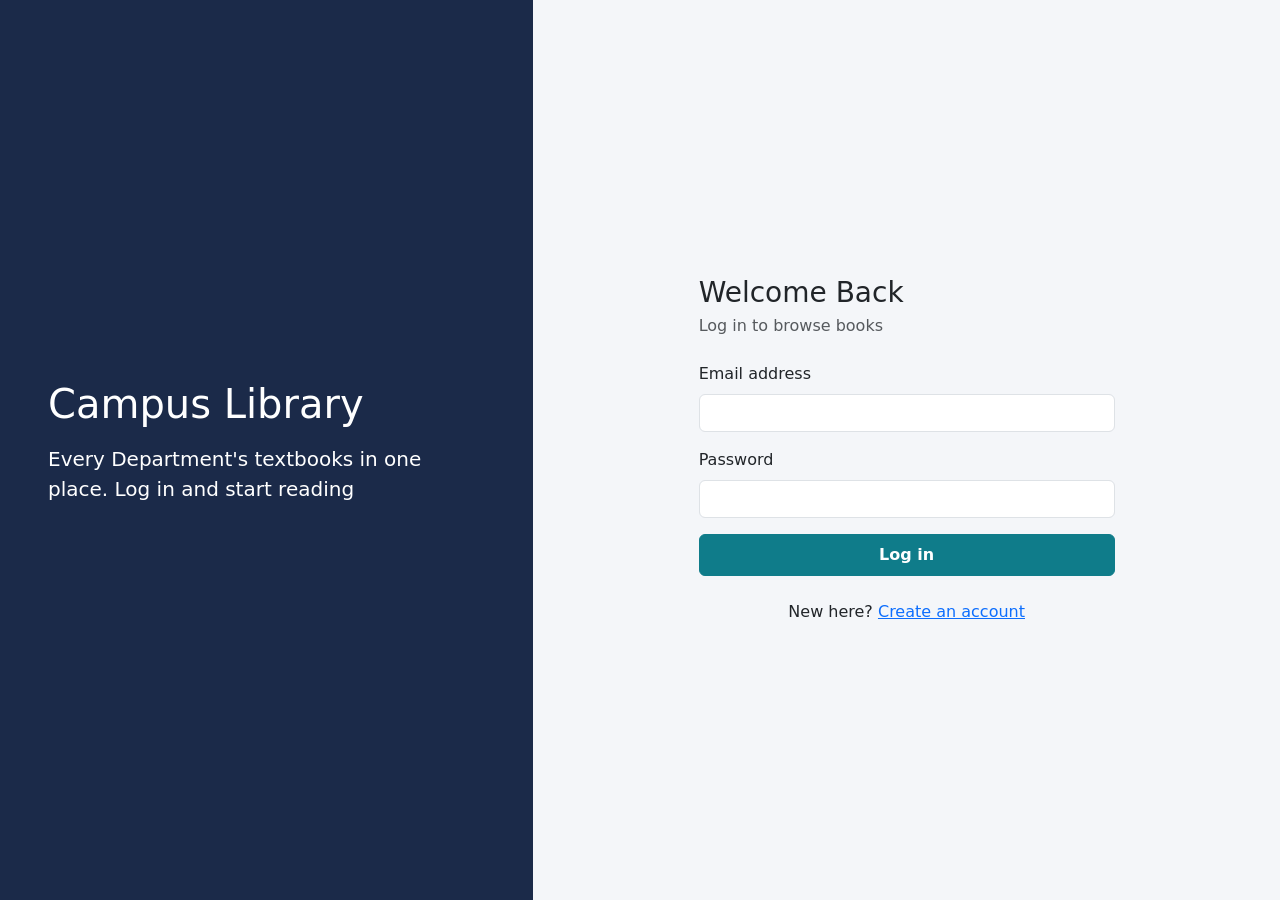
<file: index.html>
<!DOCTYPE html>
<html lang="en">

<head>
    <meta charset="UTF-8">
    <meta name="viewport" content="width=device-width, initial-scale=1.0">
    <link href="https://cdn.jsdelivr.net/npm/bootstrap@5.3.8/dist/css/bootstrap.min.css" rel="stylesheet"
        integrity="sha384-sRIl4kxILFvY47J16cr9ZwB07vP4J8+LH7qKQnuqkuIAvNWLzeN8tE5YBujZqJLB" crossorigin="anonymous">
    <link rel="stylesheet" href="css/style.css">
    <title>Login</title>
</head>

<body>

    <main class="container-fluid">
        <div class="row min-vh-100">

            <!--Left panel - Campus Library Welcome Banner-->
            <section class="col-lg-5 d-none d-lg-flex flex-column justify-content-center p-5 auth-left">
                <h1 class="display-6 mb-3">Campus Library</h1>
                <p class="fs-5">Every Department's textbooks in one place. Log in and start reading</p>
            </section>

            <!--Right panel - Login Form-->
            <section class="col-lg-7 d-flex align-items-center justify-content-center p-4">
                <div class="auth-card w-100">
                    <h3 class="mb-1">Welcome Back</h3>
                    <p class="text-muted mb-4">Log in to browse books</p>
                    
                    <div id="formAlert" class="alert d-none" role="alert"></div>
                    
                    <form action="" id="loginForm" novalidate>
                        <div class="mb-3">
                            <label for="email" class="form-label">Email address</label>
                            <input type="email" class="form-control" id="email" autocomplete="email" data-validate>
                            <div class="invalid-feedback"></div>
                        </div>

                        <div class="mb-3">
                            <label for="loginPassword" class="form-label">Password</label>
                            <input type="password" class="form-control" id="loginPassword"
                                autocomplete="current-password" data-validate>
                            <div class="invalid-feedback"></div>
                        </div>

                        <button class="btn btn-lms w-100 py-2" type="submit">Log in</button>
                    </form>

                    <p class="text-center mt-4 mb-0">New here? <a href="register.html">Create an account</a></p>
                </div>
            </section>
        </div>
    </main>

    <script src="js/script.js"></script>
    <script src="https://cdn.jsdelivr.net/npm/bootstrap@5.3.8/dist/js/bootstrap.bundle.min.js"
        integrity="sha384-FKyoEForCGlyvwx9Hj09JcYn3nv7wiPVlz7YYwJrWVcXK/BmnVDxM+D2scQbITxI"
        crossorigin="anonymous"></script>
</body>

</html>
</file>
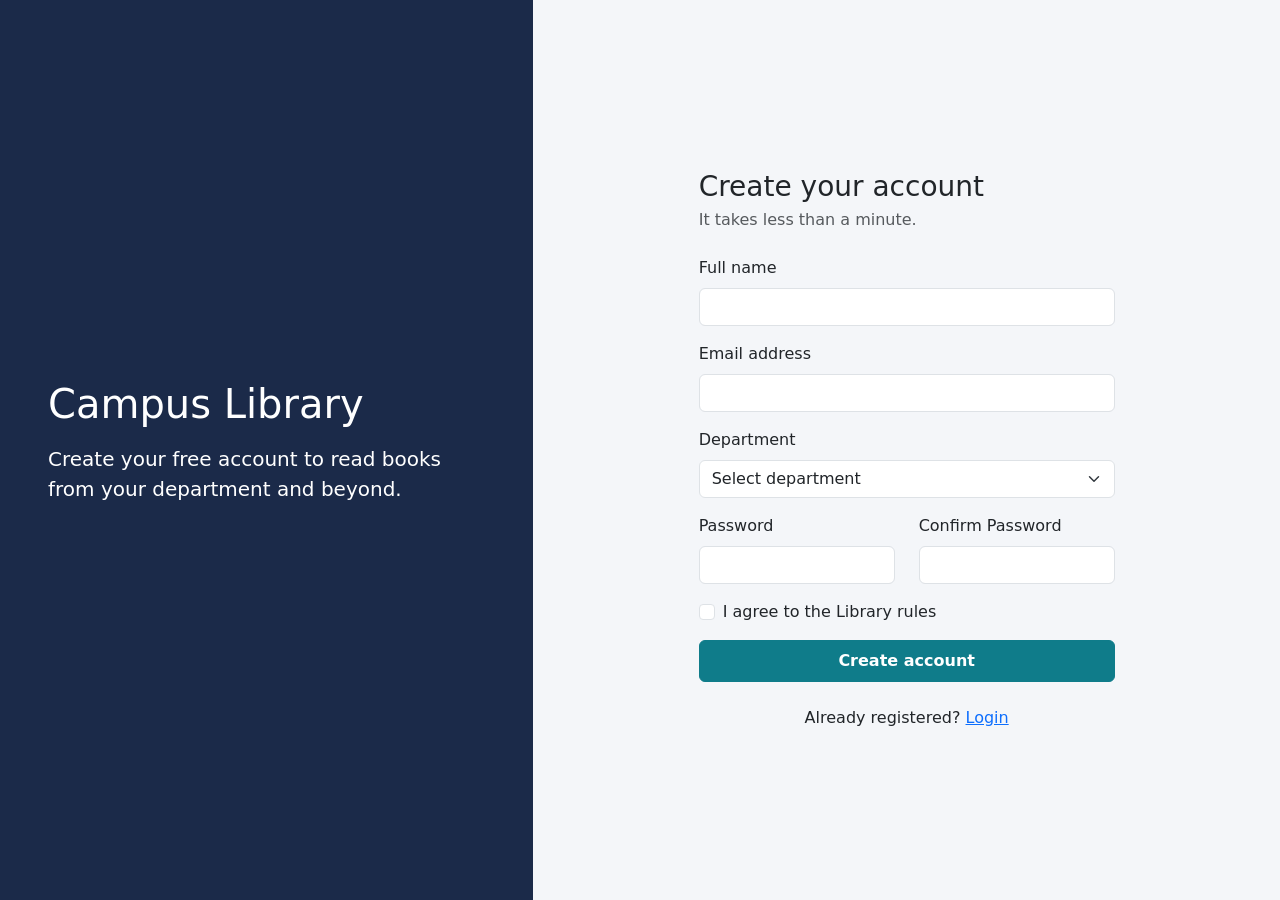
<file: register.html>
<!DOCTYPE html>
<html lang="en">

<head>
    <meta charset="UTF-8">
    <meta name="viewport" content="width=device-width, initial-scale=1.0">
    <link href="https://cdn.jsdelivr.net/npm/bootstrap@5.3.8/dist/css/bootstrap.min.css" rel="stylesheet"
        integrity="sha384-sRIl4kxILFvY47J16cr9ZwB07vP4J8+LH7qKQnuqkuIAvNWLzeN8tE5YBujZqJLB" crossorigin="anonymous">
    <link rel="stylesheet" href="css/style.css">
    <title>Register</title>
</head>

<body>

    <main class="container-fluid">
        <div class="row min-vh-100">

            <!--Left panel of the registration page-->
            <section class="col-lg-5 d-none d-lg-flex flex-column justify-content-center p-5 auth-left">
                <h1 class="display-6 mb-3">Campus Library</h1>
                <p class="fs-5">Create your free account to read books from your department and beyond.</p>
            </section>

            <!--Right panel - form area-->
            <section class="col-lg-7 d-flex align-items-center justify-content-center p-4">
                <div class="auth-card w-100">
                    <h3 class="mb-1">Create your account</h3>
                    <p class="text-muted mb-4">It takes less than a minute.</p>

                    <div id="formAlert" class="alert d-none" role="alert"></div>
                    
                    <form action="" id="registerForm" novalidate>
                        <div class="mb-3">
                            <label for="fullName" class="form-label">Full name</label>
                            <input type="text" class="form-control" id="fullName" autocomplete="name" data-validate>
                            <div class="invalid-feedback"></div>
                        </div>

                        <div class="mb-3">
                            <label for="email" class="form-label">Email address</label>
                            <input type="email" class="form-control" id="email" autocomplete="email" data-validate>
                            <div class="invalid-feedback"></div>
                        </div>

                        <div class="mb-3">
                            <label for="department" class="form-label">Department</label>
                            <select id="department" class="form-select" data-validate>
                                <option value="">Select department</option>
                                <option value="CSE">Computer Science</option>
                                <option value="EEE">Electronics</option>
                                <option value="Mech">Mechanical</option>
                                <option value="Civil">Civil</option>
                            </select>
                            <div class="invalid-feedback"></div>
                        </div>

                        <div class="row">
                            <div class="col-md-6 mb-3">
                                <label for="password" class="form-label">Password</label>
                                <input type="password" class="form-control" id="password" data-validate
                                    autocomplete="new-password">
                                <div class="invalid-feedback"></div>
                            </div>

                            <div class="col-md-6 mb-3">
                                <label for="confirmPassword" class="form-label">Confirm Password</label>
                                <input type="password" class="form-control" id="confirmPassword" data-validate
                                    autocomplete="new-password">
                                <div class="invalid-feedback"></div>
                            </div>
                        </div>

                        <div class="mb-3">
                            <div class="form-check">
                                <input type="checkbox" class="form-check-input" id="terms" data-validate>
                                <label for="terms" class="form-check-label">I agree to the Library rules</label>
                                <div class="invalid-feedback"></div>
                            </div>
                        </div>

                        <button type="submit" class="btn btn-lms w-100 py-2">Create account</button>
                    </form>

                    <p class="text-center mt-4 mb-0">Already registered? <a href="index.html">Login</a></p>
                </div>
            </section>
        </div>
    </main>

    <script src="js/script.js"></script>
    <script src="https://cdn.jsdelivr.net/npm/bootstrap@5.3.8/dist/js/bootstrap.bundle.min.js"
        integrity="sha384-FKyoEForCGlyvwx9Hj09JcYn3nv7wiPVlz7YYwJrWVcXK/BmnVDxM+D2scQbITxI"
        crossorigin="anonymous"></script>
</body>

</html>
</file>
<file: css/style.css>
/*Design Tokens*/
:root {
  --lms-navy: #1b2a49;
  --lms-teal: #0f7c8a;
  --lms-bg: #f4f6f9;
  --accent: var(--lms-teal);
}

/*Left section of the Login and Registration pages*/
.auth-left {
    background-color: var(--lms-navy);
    color: #fff;
}

/*Right section of the Login Page*/
.auth-card {
    max-width: 26rem;
}

/*Auth-Button*/
.btn-lms {
    background-color: var(--lms-teal);
    border-color: var(--lms-teal);
    color: #fff;
    font-weight: 600;
}

.btn-lms:hover,
.btn-lms:focus {
    background-color: var(--lms-navy);
    border-color: var(--lms-navy);
    color: #fff;
}


body {
    background-color: var(--lms-bg);
    min-height: 100vh;
}

.site-nav {
    background-color: var(--lms-navy);
}

.hero {
    background-color: var(--lms-navy);
    color: #fff;
    padding: 3rem 0 4rem;
}

.nav-pills .nav-link {
    color: var(--lms-navy);
    font-weight: 600;
}

.nav-pills .nav-link.active {
    background-color: var(--lms-teal);
    color: #fff;
}

.book-card {
    display: block;
    height: 100%;
    background-color: #fff;
    border: 1px solid #e1e5ec;
    border-radius: 0.5rem;
    overflow: hidden;
    text-decoration: none;
    color: inherit;
    transition: transform 0.2s ease, box-shadow 0.2s;
}

.book-card:hover {
    transform: translateY(-5px);
    box-shadow: 0 4px 8px rgba(0, 0, 0, 0.1);
    color: inherit;
}

.book-cover {
    position: relative;
    aspect-ratio: 3 / 4;
    background-color: var(--accent);
    color: #fff;
    padding: 1rem;
    display: flex;
    align-items: flex-end;
    font-weight: 700;
}

.book-cover img {
  position: absolute;
  inset: 0;
  width: 100%;
  height: 100%;
  object-fit: cover;
}

.read-link {
    color: var(--accent);
    font-weight: 600;
    font-size: 0.9rem;
}
.dept-cs { --accent: #0f7c8a; }
.dept-ece { --accent: #6a4c93; }
.dept-mech { --accent: #b5541c; }
.dept-civil { --accent: #3b7d3a; }
</file>
